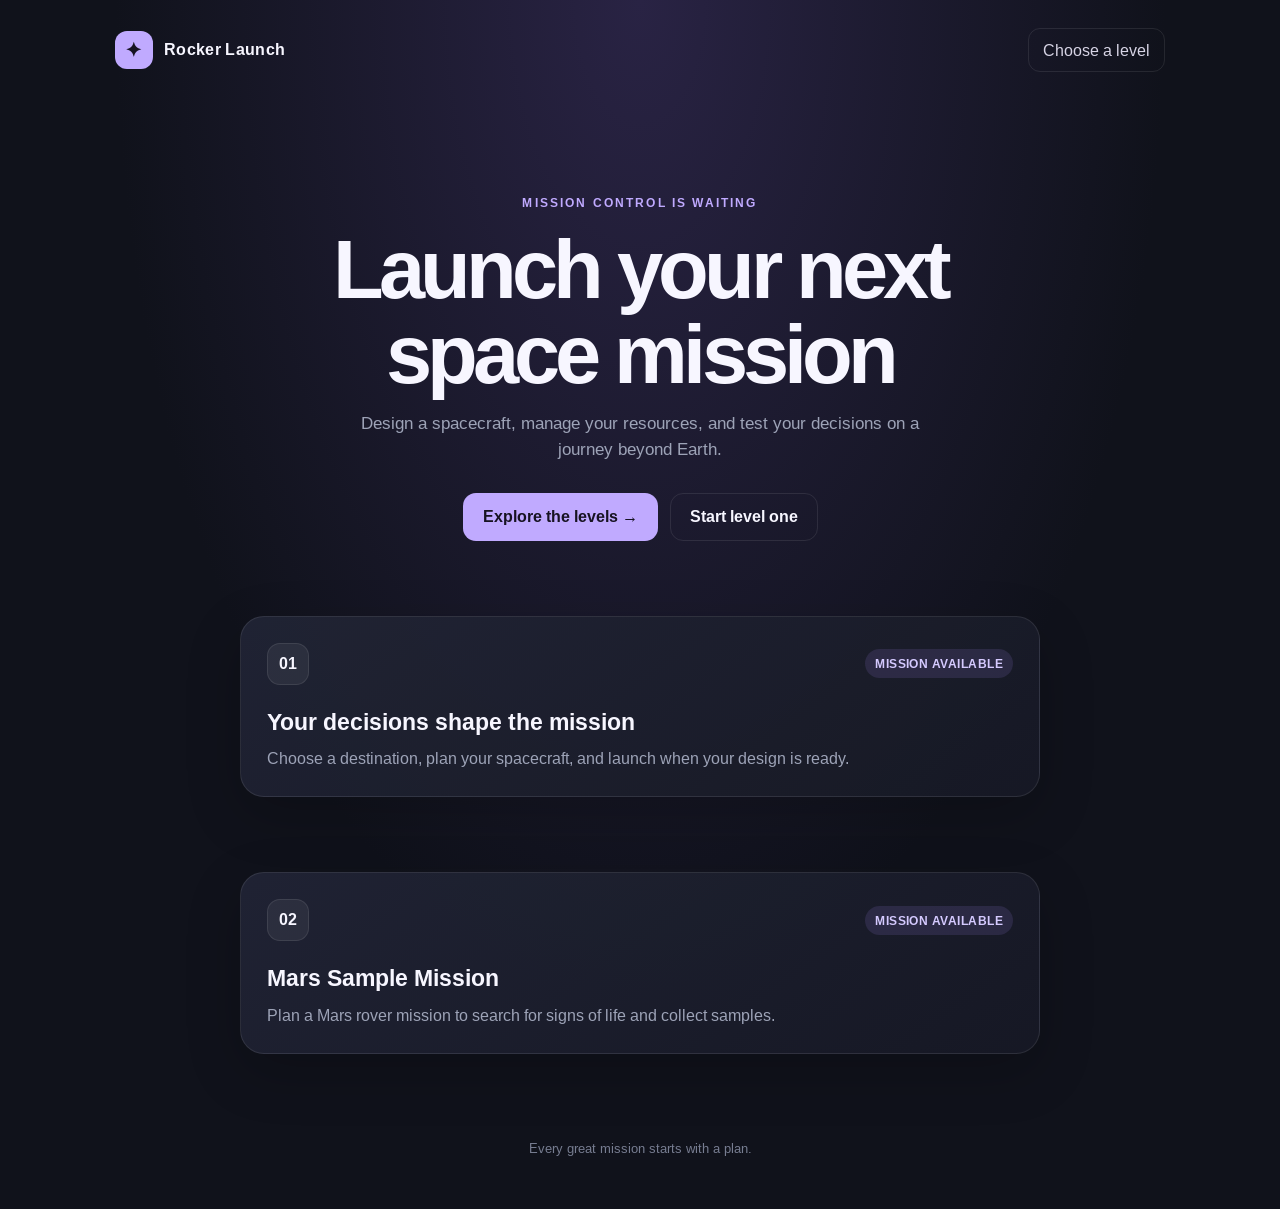
<file: index.html>
<!DOCTYPE html>
<html lang="en">
<head>
    <meta charset="UTF-8">
    <meta name="viewport" content="width=device-width, initial-scale=1">
    <meta name="theme-color" content="#10121b">
    <title>Rocker Launch | Space Mission Game</title>
    <link rel="preconnect" href="https://fonts.googleapis.com">
    <link rel="preconnect" href="https://fonts.gstatic.com" crossorigin>
    <link href="https://fonts.googleapis.com/css2?family=Arimo:wght@400;600;700&display=swap" rel="stylesheet">
    <style>
        :root {
            color-scheme: dark;
            --bg: #10121b;
            --muted: #9da3b7;
            --accent: #c0aaff;
            --line: rgba(255,255,255,.09);
        }
        * { box-sizing: border-box; }
        body {
            margin: 0;
            min-height: 100vh;
            color: #f7f6ff;
            background: radial-gradient(ellipse at 50% 0%, #292344 0, var(--bg) 58%);
            font: 16px/1.5 "Arimo", sans-serif;
        }
        .page { width: min(100% - 40px, 1050px); margin: 0 auto; padding: 28px 0 50px; }
        header { display: flex; justify-content: space-between; align-items: center; gap: 20px; }
        .brand { display: flex; align-items: center; gap: 11px; font-weight: 700; letter-spacing: .02em; }
        .brand-mark { display: grid; place-items: center; width: 38px; height: 38px; border-radius: 12px; color: #171322; background: var(--accent); font-size: 20px; }
        .header-link { color: #d7d4e5; text-decoration: none; padding: 9px 14px; border: 1px solid var(--line); border-radius: 12px; }
        .header-link:hover { background: rgba(255,255,255,.07); }
        main { padding: clamp(70px, 13vh, 130px) 0 40px; }
        .hero { max-width: 760px; margin: 0 auto; text-align: center; }
        .eyebrow { color: var(--accent); text-transform: uppercase; letter-spacing: .18em; font-size: .75rem; font-weight: 700; }
        h1 { margin: 14px 0; font-size: clamp(2.7rem, 8vw, 5.2rem); line-height: 1.02; letter-spacing: -.06em; }
        .hero p { max-width: 610px; margin: 0 auto; color: var(--muted); font-size: 1.08rem; }
        .actions { display: flex; justify-content: center; flex-wrap: wrap; gap: 12px; margin-top: 30px; }
        .button { display: inline-flex; align-items: center; justify-content: center; min-height: 48px; padding: 0 19px; border: 1px solid var(--line); border-radius: 13px; color: #f7f6ff; font-weight: 700; text-decoration: none; transition: transform .18s, filter .18s, background .18s; }
        .button:hover { transform: translateY(-2px); }
        .button-primary { border-color: transparent; color: #171322; background: var(--accent); }
        .button-primary:hover { filter: brightness(1.08); }
        .button-secondary:hover { background: rgba(255,255,255,.07); }
        .mission-card { max-width: 800px; margin: 75px auto 0; padding: 26px; border: 1px solid var(--line); border-radius: 24px; background: linear-gradient(145deg, rgba(33,36,53,.95), rgba(23,25,37,.95)); box-shadow: 0 18px 55px rgba(0,0,0,.2); }
        .card-top { display: flex; justify-content: space-between; align-items: center; gap: 12px; }
        .number { display: grid; place-items: center; width: 42px; height: 42px; border: 1px solid var(--line); border-radius: 13px; background: rgba(255,255,255,.06); font-weight: 700; }
        .status { padding: 6px 10px; border-radius: 99px; color: #d5caff; background: rgba(167,139,250,.13); font-size: .72rem; font-weight: 700; letter-spacing: .04em; text-transform: uppercase; }
        .mission-card h2 { margin: 20px 0 7px; font-size: 1.45rem; }
        .mission-card p { margin: 0; color: var(--muted); }
        footer { margin-top: 45px; text-align: center; color: #777d91; font-size: .83rem; }
        @media (max-width: 600px) {
            .page { width: min(100% - 28px, 480px); padding-top: 18px; }
            main { padding-top: 75px; }
            .mission-card { margin-top: 55px; padding: 22px; }
        }
        @media (prefers-reduced-motion: reduce) {
            *, *::before, *::after { scroll-behavior: auto !important; transition-duration: .01ms !important; }
        }
    </style>
</head>
<body>
    <div class="page">
        <header>
            <div class="brand">
                <span class="brand-mark" aria-hidden="true">✦</span>
                <span>Rocker Launch</span>
            </div>
            <a class="header-link" href="pages/the_levels.html">Choose a level</a>
        </header>

        <main>
            <section class="hero">
                <span class="eyebrow">Mission control is waiting</span>
                <h1>Launch your next space mission</h1>
                <p>Design a spacecraft, manage your resources, and test your decisions on a journey beyond Earth.</p>
                <div class="actions">
                    <a class="button button-primary" href="pages/the_levels.html">Explore the levels <span aria-hidden="true">&nbsp;→</span></a>
                    <a class="button button-secondary" href="pages/level_one.html">Start level one</a>
                </div>
            </section>

            <section class="mission-card" aria-labelledby="mission-title">
                <div class="card-top">
                    <span class="number">01</span>
                    <span class="status">Mission available</span>
                </div>
                <h2 id="mission-title">Your decisions shape the mission</h2>
                <p>Choose a destination, plan your spacecraft, and launch when your design is ready.</p>
            </section>
            <section class="mission-card" aria-labelledby="level-two-title">
    <div class="card-top">
        <span class="number">02</span>
        <span class="status">Mission available</span>
    </div>
    <h2 id="level-two-title">Mars Sample Mission</h2>
    <p>Plan a Mars rover mission to search for signs of life and collect samples.</p>
</section>
        </main>

        <footer>Every great mission starts with a plan.</footer>
    </div>
</body>
</html>
</file>
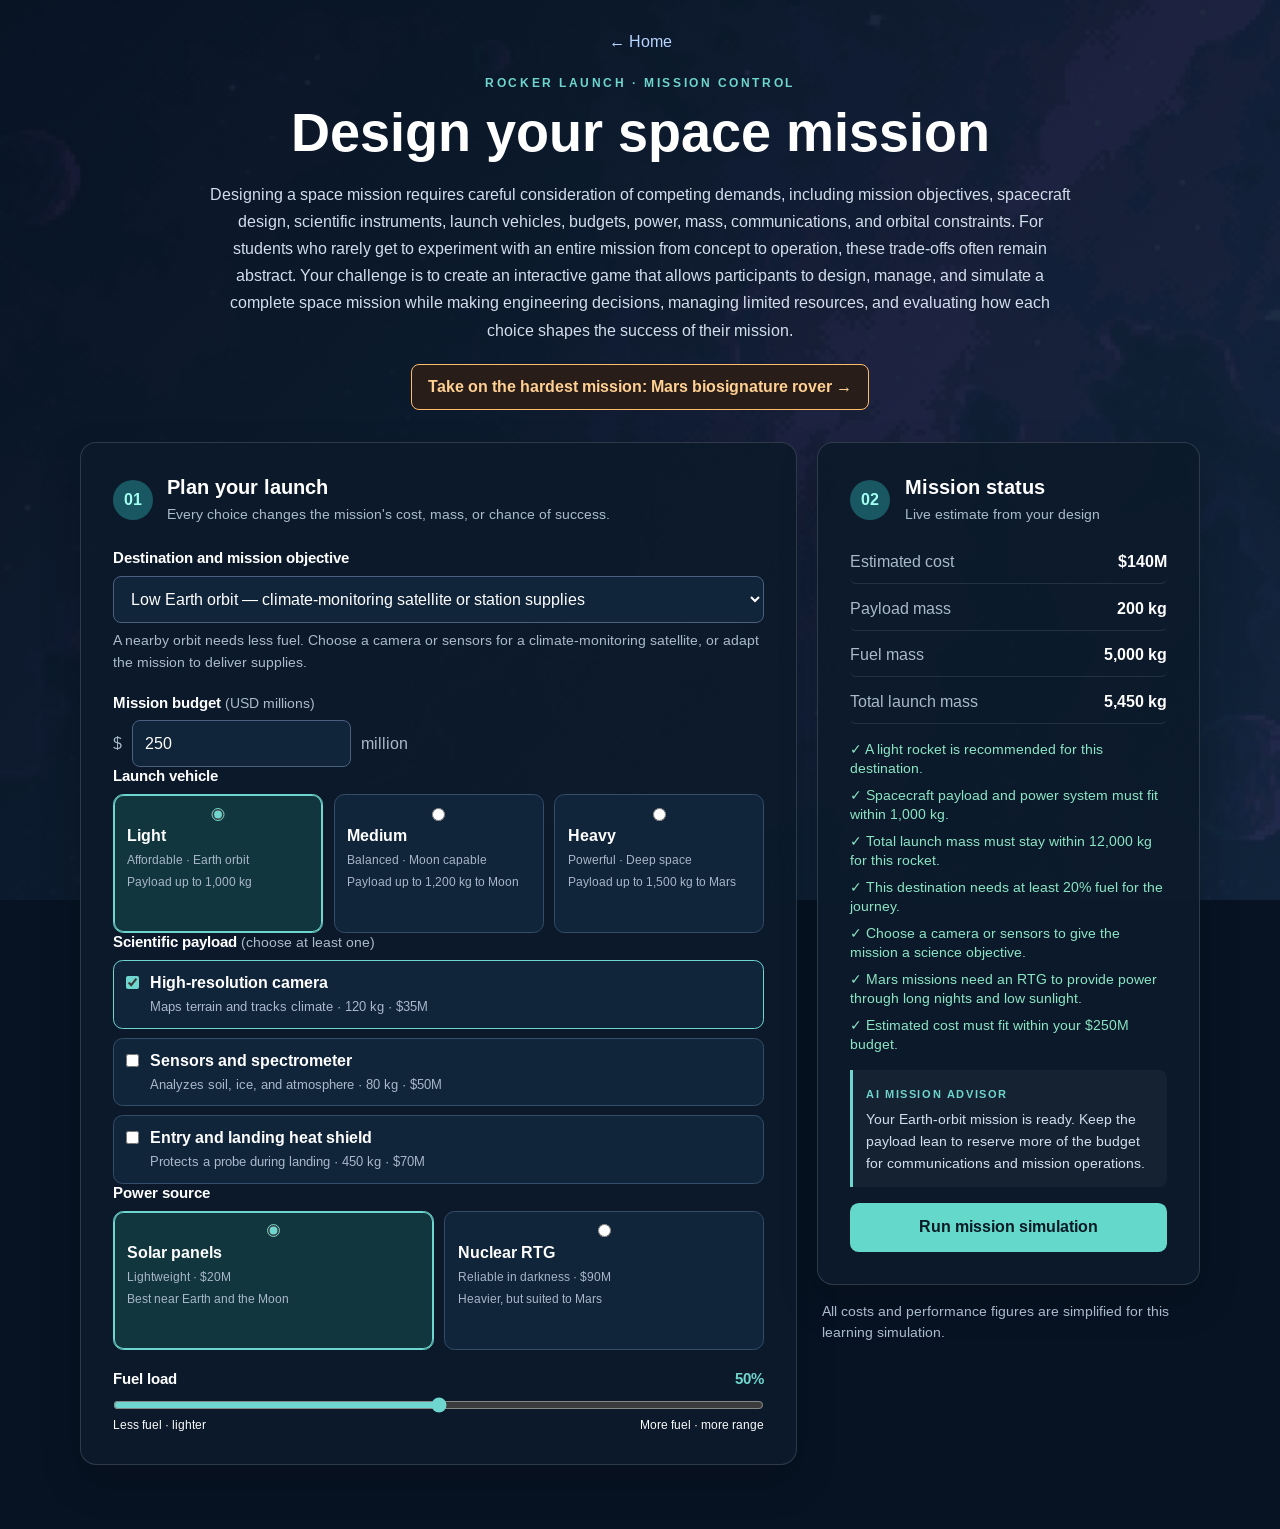
<file: pages/level_one.html>
<!DOCTYPE html>
<html lang="en">
<head>
    <meta charset="utf-8">
    <meta name="viewport" content="width=device-width, initial-scale=1">
    <title>Rocker Launch | Mission Control</title>
    <link rel="preconnect" href="https://fonts.googleapis.com">
    <link rel="preconnect" href="https://fonts.gstatic.com" crossorigin>
    <link href="https://fonts.googleapis.com/css2?family=Arimo:wght@400;600;700&display=swap" rel="stylesheet">
    <link rel="stylesheet" href="../main.css">
</head>
<body class="mission_page">
    <main class="mission_shell">
        <header class="mission_header">
            <a class="back_link" href="../index.html">← Home</a>
            <p class="eyebrow">ROCKER LAUNCH · MISSION CONTROL</p>
            <h1>Design your space mission</h1>
            <p class="mission_brief">Designing a space mission requires careful consideration of competing demands, including mission objectives, spacecraft design, scientific instruments, launch vehicles, budgets, power, mass, communications, and orbital constraints. For students who rarely get to experiment with an entire mission from concept to operation, these trade-offs often remain abstract. Your challenge is to create an interactive game that allows participants to design, manage, and simulate a complete space mission while making engineering decisions, managing limited resources, and evaluating how each choice shapes the success of their mission.</p>
            <a class="hard_mode_link" href="the_levels2.html">Take on the hardest mission: Mars biosignature rover →</a>
        </header>

        <form id="missionForm" class="mission_grid">
            <section class="design_panel" aria-labelledby="planTitle">
                <div class="section_heading">
                    <span class="step_number">01</span>
                    <div>
                        <h2 id="planTitle">Plan your launch</h2>
                        <p>Every choice changes the mission's cost, mass, or chance of success.</p>
                    </div>
                </div>

                <label class="field_label" for="destination">Destination and mission objective</label>
                <select id="destination" name="destination">
                    <option value="leo">Low Earth orbit — climate-monitoring satellite or station supplies</option>
                    <option value="moon">The Moon — land a probe near the south pole to search for water ice</option>
                    <option value="mars">Mars — send a rover to study the atmosphere and signs of ancient life</option>
                </select>
                <p id="destinationBrief" class="field_hint" aria-live="polite"></p>

                <label class="field_label" for="budget">Mission budget <span>(USD millions)</span></label>
                <div class="budget_input">
                    <span>$</span>
                    <input id="budget" name="budget" type="number" min="100" max="1000" step="10" value="250" inputmode="numeric">
                    <span>million</span>
                </div>

                <fieldset>
                    <legend>Launch vehicle</legend>
                    <div class="choice_cards">
                        <label class="choice_card">
                            <input type="radio" name="rocket" value="light" checked>
                            <span class="choice_name">Light</span>
                            <span class="choice_detail">Affordable · Earth orbit</span>
                            <span class="choice_detail">Payload up to 1,000 kg</span>
                        </label>
                        <label class="choice_card">
                            <input type="radio" name="rocket" value="medium">
                            <span class="choice_name">Medium</span>
                            <span class="choice_detail">Balanced · Moon capable</span>
                            <span class="choice_detail">Payload up to 1,200 kg to Moon</span>
                        </label>
                        <label class="choice_card">
                            <input type="radio" name="rocket" value="heavy">
                            <span class="choice_name">Heavy</span>
                            <span class="choice_detail">Powerful · Deep space</span>
                            <span class="choice_detail">Payload up to 1,500 kg to Mars</span>
                        </label>
                    </div>
                </fieldset>

                <fieldset>
                    <legend>Scientific payload <span>(choose at least one)</span></legend>
                    <div class="option_list">
                        <label class="option_row">
                            <input type="checkbox" name="payload" value="camera" checked>
                            <span><strong>High-resolution camera</strong><small>Maps terrain and tracks climate · 120 kg · $35M</small></span>
                        </label>
                        <label class="option_row">
                            <input type="checkbox" name="payload" value="spectrometer">
                            <span><strong>Sensors and spectrometer</strong><small>Analyzes soil, ice, and atmosphere · 80 kg · $50M</small></span>
                        </label>
                        <label class="option_row">
                            <input type="checkbox" name="payload" value="heatshield">
                            <span><strong>Entry and landing heat shield</strong><small>Protects a probe during landing · 450 kg · $70M</small></span>
                        </label>
                    </div>
                </fieldset>

                <fieldset>
                    <legend>Power source</legend>
                    <div class="choice_cards power_cards">
                        <label class="choice_card">
                            <input type="radio" name="power" value="solar" checked>
                            <span class="choice_name">Solar panels</span>
                            <span class="choice_detail">Lightweight · $20M</span>
                            <span class="choice_detail">Best near Earth and the Moon</span>
                        </label>
                        <label class="choice_card">
                            <input type="radio" name="power" value="rtg">
                            <span class="choice_name">Nuclear RTG</span>
                            <span class="choice_detail">Reliable in darkness · $90M</span>
                            <span class="choice_detail">Heavier, but suited to Mars</span>
                        </label>
                    </div>
                </fieldset>

                <label class="field_label fuel_label" for="fuel">Fuel load <output id="fuelValue" for="fuel">50%</output></label>
                <input id="fuel" name="fuel" type="range" min="0" max="100" value="50">
                <div class="range_ends"><span>Less fuel · lighter</span><span>More fuel · more range</span></div>
            </section>

            <aside class="mission_sidebar">
                <section class="status_panel" aria-labelledby="statusTitle">
                    <div class="section_heading">
                        <span class="step_number">02</span>
                        <div>
                            <h2 id="statusTitle">Mission status</h2>
                            <p>Live estimate from your design</p>
                        </div>
                    </div>
                    <div class="metrics">
                        <div class="metric"><span>Estimated cost</span><strong id="costMetric">$0M</strong></div>
                        <div class="metric"><span>Payload mass</span><strong id="payloadMetric">0 kg</strong></div>
                        <div class="metric"><span>Fuel mass</span><strong id="fuelMetric">0 kg</strong></div>
                        <div class="metric"><span>Total launch mass</span><strong id="massMetric">0 kg</strong></div>
                    </div>
                    <div id="missionChecks" class="mission_checks" aria-live="polite"></div>
                    <div class="ai_suggestion" aria-live="polite">
                        <span class="ai_tag">AI MISSION ADVISOR</span>
                        <p id="aiSuggestion">Set your mission parameters to receive a design recommendation.</p>
                    </div>
                    <button class="launch_button" type="submit">Run mission simulation</button>
                </section>

                <section id="simulationResult" class="result_panel" aria-live="polite" hidden>
                    <p class="eyebrow">FLIGHT REPORT</p>
                    <h2 id="resultTitle"></h2>
                    <p id="resultMessage"></p>
                    <div class="score_line"><span>Mission score</span><strong id="scoreValue"></strong></div>
                    <button id="redesignButton" class="secondary_button" type="button">Adjust mission design</button>
                </section>
                <p class="fine_print">All costs and performance figures are simplified for this learning simulation.</p>
            </aside>
        </form>
    </main>
    <script src="../main.js"></script>
</body>
</html>
</file>
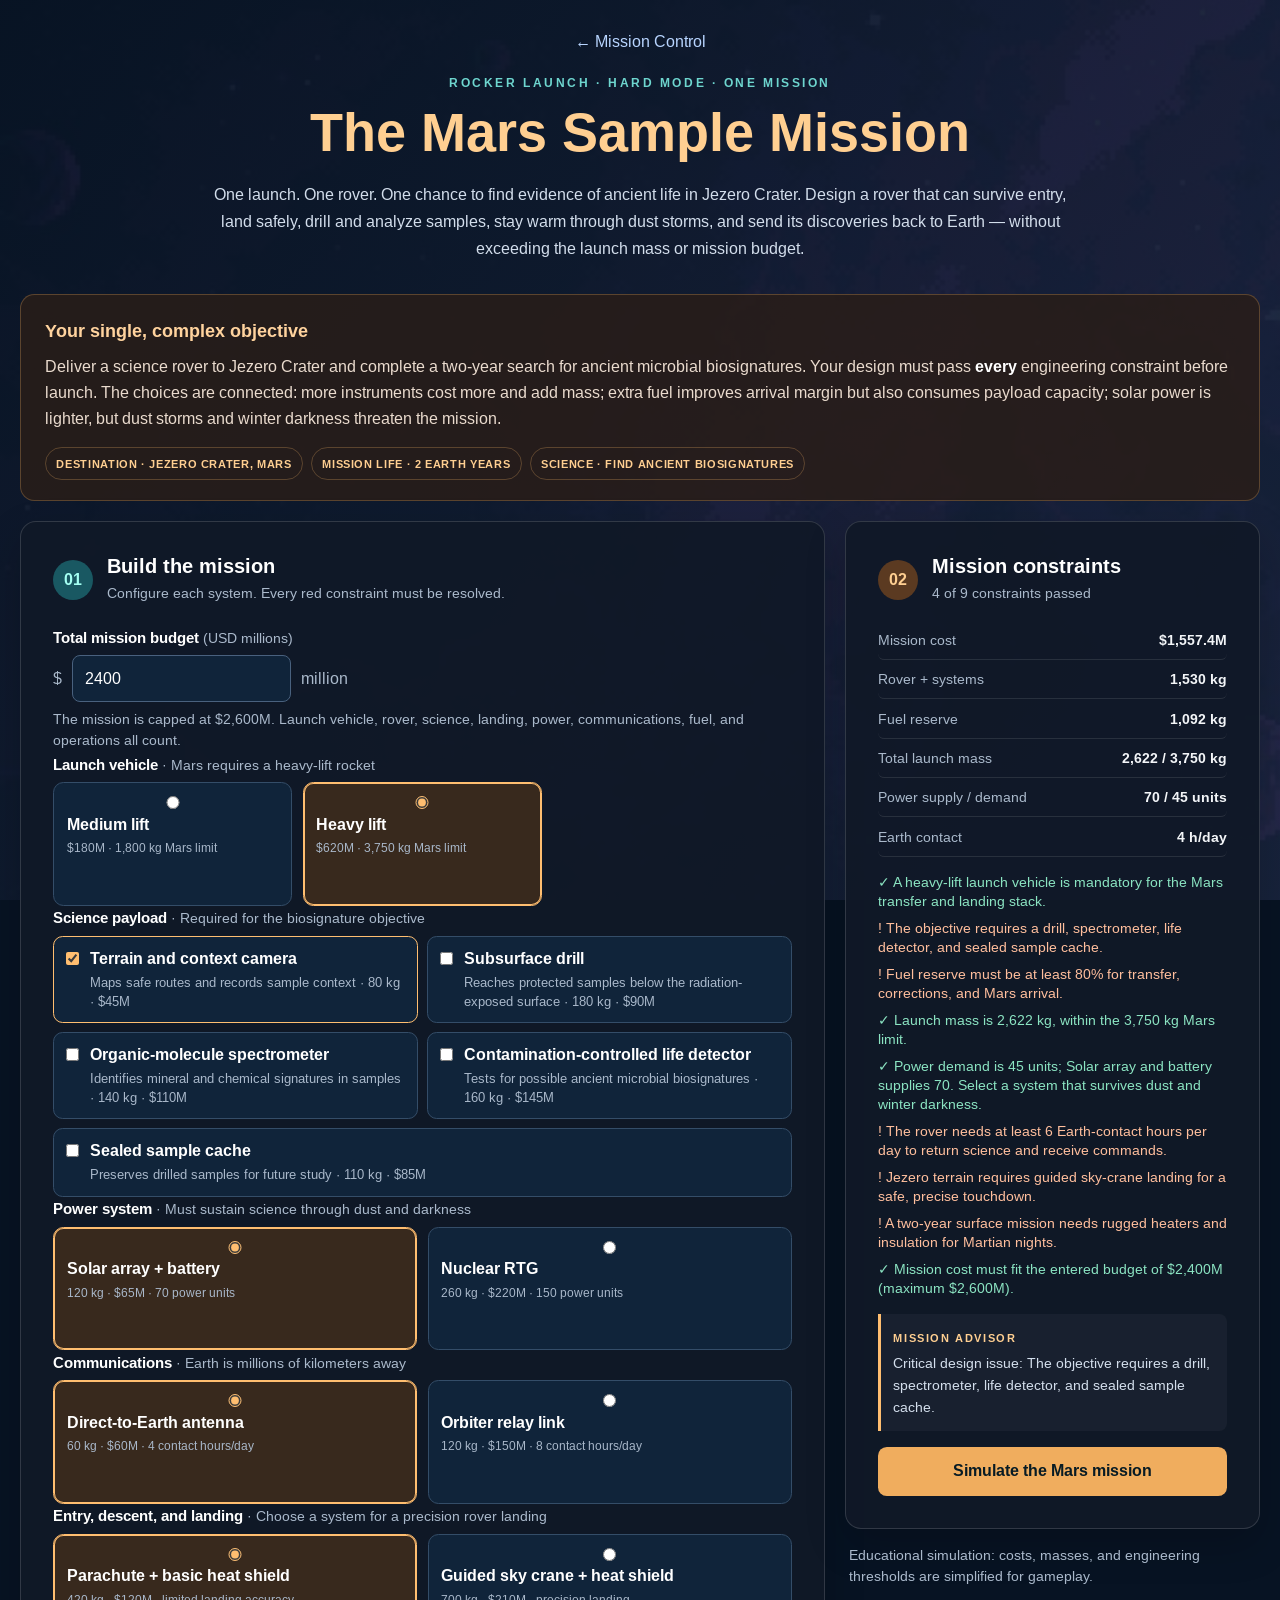
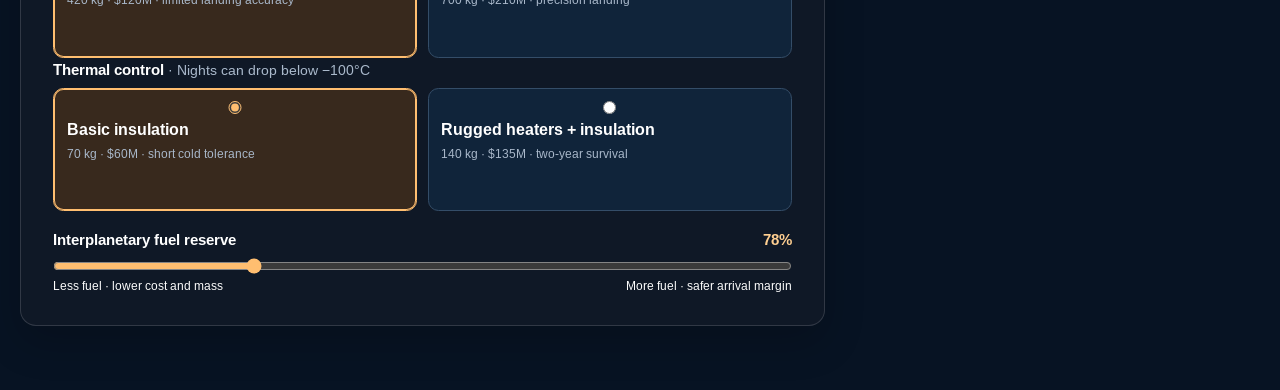
<file: pages/level_tow.html>
<!DOCTYPE html>
<html lang="en">
<head>
    <meta charset="utf-8">
    <meta name="viewport" content="width=device-width, initial-scale=1">
    <title>Rocker Launch | The Mars Sample Mission</title>
    <link rel="preconnect" href="https://fonts.googleapis.com">
    <link rel="preconnect" href="https://fonts.gstatic.com" crossorigin>
    <link href="https://fonts.googleapis.com/css2?family=Arimo:wght@400;600;700&display=swap" rel="stylesheet">
    <link rel="stylesheet" href="../main.css">
    <link rel="stylesheet" href="../hard-level.css">
</head>
<body class="mission_page hard_mission_page">
    <main class="mission_shell hard_shell">
        <header class="mission_header hard_header">
            <a class="back_link" href="the_levels2.html">← Mission Control</a>
            <p class="eyebrow">ROCKER LAUNCH · HARD MODE · ONE MISSION</p>
            <h1>The Mars Sample Mission</h1>
            <p class="mission_brief">One launch. One rover. One chance to find evidence of ancient life in Jezero Crater. Design a rover that can survive entry, land safely, drill and analyze samples, stay warm through dust storms, and send its discoveries back to Earth — without exceeding the launch mass or mission budget.</p>
        </header>

        <section class="mission_brief hard_brief" aria-labelledby="missionBriefTitle">
            <h2 id="missionBriefTitle">Your single, complex objective</h2>
            <p>Deliver a science rover to Jezero Crater and complete a two-year search for ancient microbial biosignatures. Your design must pass <strong>every</strong> engineering constraint before launch. The choices are connected: more instruments cost more and add mass; extra fuel improves arrival margin but also consumes payload capacity; solar power is lighter, but dust storms and winter darkness threaten the mission.</p>
            <div class="objective_chips">
                <span>DESTINATION · JEZERO CRATER, MARS</span>
                <span>MISSION LIFE · 2 EARTH YEARS</span>
                <span>SCIENCE · FIND ANCIENT BIOSIGNATURES</span>
            </div>
        </section>

        <form id="hardMissionForm" class="mission_grid hard_grid">
            <section class="design_panel hard_design" aria-labelledby="designTitle">
                <div class="section_heading">
                    <span class="step_number">01</span>
                    <div><h2 id="designTitle">Build the mission</h2><p>Configure each system. Every red constraint must be resolved.</p></div>
                </div>

                <label class="field_label" for="hardBudget">Total mission budget <span>(USD millions)</span></label>
                <div class="budget_input"><span>$</span><input id="hardBudget" name="budget" type="number" min="1800" max="2600" step="10" value="2400" inputmode="numeric"><span>million</span></div>
                <p class="field_hint">The mission is capped at $2,600M. Launch vehicle, rover, science, landing, power, communications, fuel, and operations all count.</p>

                <fieldset>
                    <legend>Launch vehicle <span>· Mars requires a heavy-lift rocket</span></legend>
                    <div class="choice_cards">
                        <label class="choice_card"><input type="radio" name="rocket" value="medium"><span class="choice_name">Medium lift</span><span class="choice_detail">$180M · 1,800 kg Mars limit</span></label>
                        <label class="choice_card"><input type="radio" name="rocket" value="heavy" checked><span class="choice_name">Heavy lift</span><span class="choice_detail">$620M · 3,750 kg Mars limit</span></label>
                    </div>
                </fieldset>

                <fieldset>
                    <legend>Science payload <span>· Required for the biosignature objective</span></legend>
                    <div class="option_list">
                        <label class="option_row"><input type="checkbox" name="payload" value="camera" checked><span><strong>Terrain and context camera</strong><small>Maps safe routes and records sample context · 80 kg · $45M</small></span></label>
                        <label class="option_row"><input type="checkbox" name="payload" value="drill"><span><strong>Subsurface drill</strong><small>Reaches protected samples below the radiation-exposed surface · 180 kg · $90M</small></span></label>
                        <label class="option_row"><input type="checkbox" name="payload" value="spectrometer"><span><strong>Organic-molecule spectrometer</strong><small>Identifies mineral and chemical signatures in samples · 140 kg · $110M</small></span></label>
                        <label class="option_row"><input type="checkbox" name="payload" value="biosignature"><span><strong>Contamination-controlled life detector</strong><small>Tests for possible ancient microbial biosignatures · 160 kg · $145M</small></span></label>
                        <label class="option_row"><input type="checkbox" name="payload" value="cache"><span><strong>Sealed sample cache</strong><small>Preserves drilled samples for future study · 110 kg · $85M</small></span></label>
                    </div>
                </fieldset>

                <fieldset>
                    <legend>Power system <span>· Must sustain science through dust and darkness</span></legend>
                    <div class="choice_cards power_cards">
                        <label class="choice_card"><input type="radio" name="power" value="solar" checked><span class="choice_name">Solar array + battery</span><span class="choice_detail">120 kg · $65M · 70 power units</span></label>
                        <label class="choice_card"><input type="radio" name="power" value="rtg"><span class="choice_name">Nuclear RTG</span><span class="choice_detail">260 kg · $220M · 150 power units</span></label>
                    </div>
                </fieldset>

                <fieldset>
                    <legend>Communications <span>· Earth is millions of kilometers away</span></legend>
                    <div class="choice_cards power_cards">
                        <label class="choice_card"><input type="radio" name="communications" value="direct" checked><span class="choice_name">Direct-to-Earth antenna</span><span class="choice_detail">60 kg · $60M · 4 contact hours/day</span></label>
                        <label class="choice_card"><input type="radio" name="communications" value="relay"><span class="choice_name">Orbiter relay link</span><span class="choice_detail">120 kg · $150M · 8 contact hours/day</span></label>
                    </div>
                </fieldset>

                <fieldset>
                    <legend>Entry, descent, and landing <span>· Choose a system for a precision rover landing</span></legend>
                    <div class="choice_cards power_cards">
                        <label class="choice_card"><input type="radio" name="landing" value="basic" checked><span class="choice_name">Parachute + basic heat shield</span><span class="choice_detail">420 kg · $120M · limited landing accuracy</span></label>
                        <label class="choice_card"><input type="radio" name="landing" value="skycrane"><span class="choice_name">Guided sky crane + heat shield</span><span class="choice_detail">700 kg · $210M · precision landing</span></label>
                    </div>
                </fieldset>

                <fieldset>
                    <legend>Thermal control <span>· Nights can drop below −100°C</span></legend>
                    <div class="choice_cards power_cards">
                        <label class="choice_card"><input type="radio" name="thermal" value="basic" checked><span class="choice_name">Basic insulation</span><span class="choice_detail">70 kg · $60M · short cold tolerance</span></label>
                        <label class="choice_card"><input type="radio" name="thermal" value="rugged"><span class="choice_name">Rugged heaters + insulation</span><span class="choice_detail">140 kg · $135M · two-year survival</span></label>
                    </div>
                </fieldset>

                <label class="field_label fuel_label" for="hardFuel">Interplanetary fuel reserve <output id="hardFuelValue" for="hardFuel">78%</output></label>
                <input id="hardFuel" name="fuel" type="range" min="70" max="100" value="78">
                <div class="range_ends"><span>Less fuel · lower cost and mass</span><span>More fuel · safer arrival margin</span></div>
            </section>

            <aside class="mission_sidebar hard_sidebar">
                <section class="status_panel" aria-labelledby="hardStatusTitle">
                    <div class="section_heading"><span class="step_number">02</span><div><h2 id="hardStatusTitle">Mission constraints</h2><p id="hardStatusSummary">Resolve every constraint to launch.</p></div></div>
                    <div class="hard_metrics">
                        <div class="metric"><span>Mission cost</span><strong id="hardCost">$0M</strong></div>
                        <div class="metric"><span>Rover + systems</span><strong id="hardPayloadMass">0 kg</strong></div>
                        <div class="metric"><span>Fuel reserve</span><strong id="hardFuelMass">0 kg</strong></div>
                        <div class="metric"><span>Total launch mass</span><strong id="hardTotalMass">0 kg</strong></div>
                        <div class="metric"><span>Power supply / demand</span><strong id="hardPower">0 / 0 units</strong></div>
                        <div class="metric"><span>Earth contact</span><strong id="hardContact">0 h/day</strong></div>
                    </div>
                    <div id="hardChecks" class="mission_checks" aria-live="polite"></div>
                    <div class="ai_suggestion hard_advisor" aria-live="polite"><span class="ai_tag">MISSION ADVISOR</span><p id="hardAdvice">Checking the mission design…</p></div>
                    <button class="launch_button hard_launch" type="submit">Simulate the Mars mission</button>
                </section>
                <section id="hardResult" class="result_panel hard_result" aria-live="polite" hidden>
                    <p class="eyebrow">MISSION SIMULATION</p><h2 id="hardResultTitle"></h2><p id="hardResultMessage"></p>
                    <div class="hard_timeline" id="hardTimeline"></div>
                    <div class="score_line"><span>Mission readiness</span><strong id="hardScore">0%</strong></div>
                    <button id="hardRedesign" class="secondary_button" type="button">Revise mission design</button>
                </section>
                <p class="fine_print">Educational simulation: costs, masses, and engineering thresholds are simplified for gameplay.</p>
            </aside>
        </form>
    </main>
    <script src="../hard-level.js"></script>
</body>
</html>
</file>
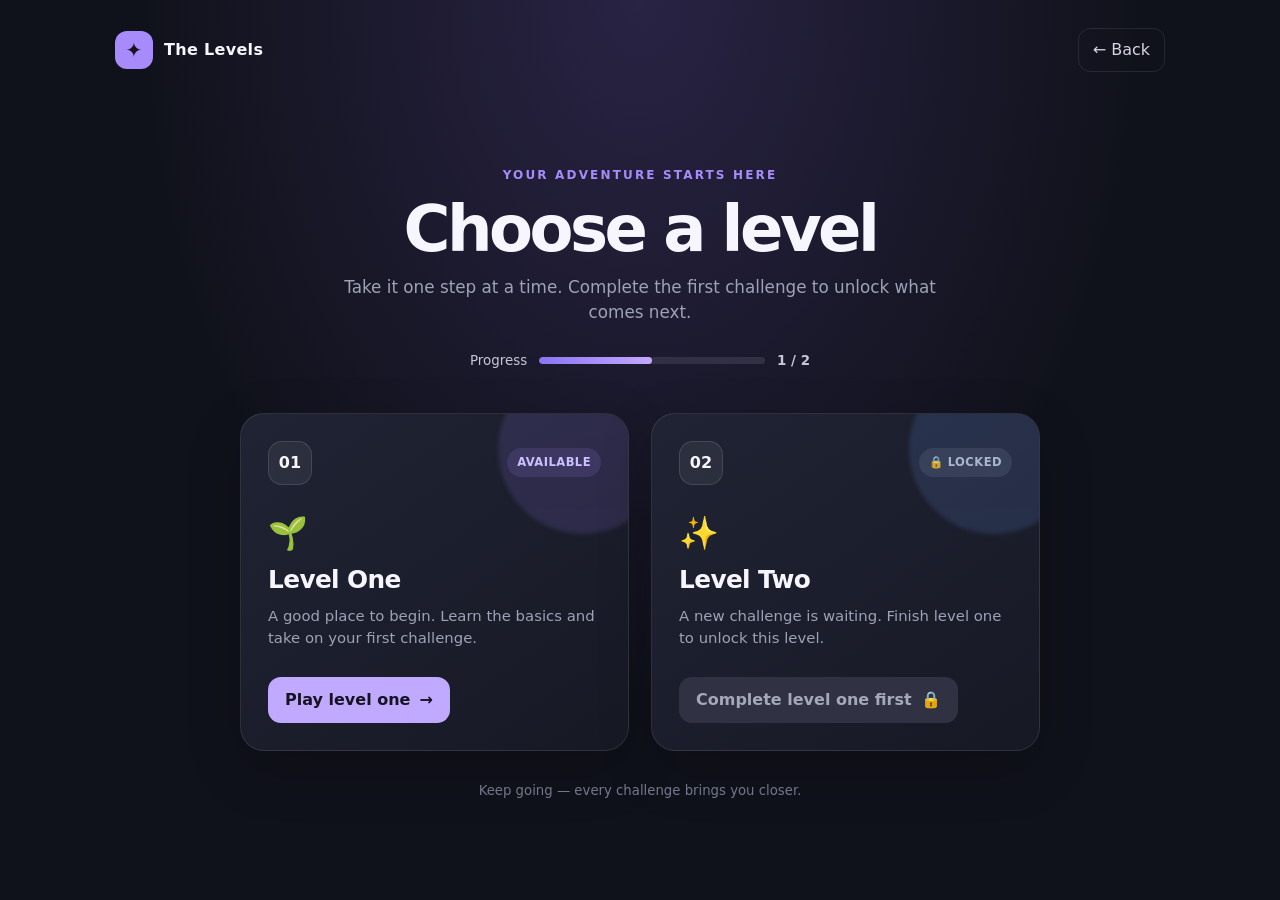
<file: pages/the_levels.html>
<!DOCTYPE html>
<html lang="en">
<head>
	<meta charset="UTF-8">
	<meta name="viewport" content="width=device-width, initial-scale=1.0">
	<meta name="theme-color" content="#10121b">
	<title>Choose a Level</title>
	<style>
		:root {
			color-scheme: dark;
			--bg: #10121b;
			--panel: #191c29;
			--muted: #9da3b7;
			--accent: #a78bfa;
			--line: rgba(255,255,255,.09);
		}
		* { box-sizing: border-box; }
		body {
			margin: 0;
			min-height: 100vh;
			color: #f7f6ff;
			background: radial-gradient(ellipse at 50% 0%, #292344 0, var(--bg) 55%);
			font: 16px/1.5 system-ui, -apple-system, BlinkMacSystemFont, "Segoe UI", sans-serif;
		}
		.page { width: min(100% - 40px, 1050px); margin: 0 auto; padding: 28px 0 64px; }
		header { display: flex; justify-content: space-between; align-items: center; gap: 20px; }
		.brand { display: flex; align-items: center; gap: 11px; font-weight: 750; letter-spacing: .02em; }
		.brand-mark { display: grid; place-items: center; width: 38px; height: 38px; border-radius: 12px; color: #171322; background: var(--accent); font-size: 20px; }
		.back { color: #d7d4e5; text-decoration: none; padding: 9px 14px; border: 1px solid var(--line); border-radius: 12px; transition: background .2s; }
		.back:hover { background: rgba(255,255,255,.07); }
		main { padding-top: clamp(58px, 10vh, 105px); }
		.intro { max-width: 650px; margin: 0 auto 42px; text-align: center; }
		.eyebrow { color: var(--accent); text-transform: uppercase; letter-spacing: .18em; font-size: .75rem; font-weight: 800; }
		h1 { margin: 10px 0 12px; font-size: clamp(2.4rem, 6vw, 4rem); line-height: 1.05; letter-spacing: -.055em; }
		.intro p { margin: 0; color: var(--muted); font-size: 1.05rem; }
		.progress { display: flex; align-items: center; gap: 12px; width: min(100%, 340px); margin: 25px auto 0; color: #c9c5d8; font-size: .84rem; }
		.progress-track { height: 7px; flex: 1; overflow: hidden; border-radius: 99px; background: #303243; }
		.progress-fill { width: 50%; height: 100%; border-radius: inherit; background: linear-gradient(90deg, #8b75f5, #c4a8ff); }
		.levels { display: grid; grid-template-columns: repeat(2, minmax(0, 1fr)); gap: 22px; max-width: 800px; margin: 0 auto; }
		.card { position: relative; overflow: hidden; min-height: 310px; padding: 27px; border: 1px solid var(--line); border-radius: 24px; background: linear-gradient(145deg, rgba(33,36,53,.98), rgba(23,25,37,.98)); box-shadow: 0 18px 55px rgba(0,0,0,.2); }
		.card::after { position: absolute; top: -50px; right: -40px; width: 170px; height: 170px; border-radius: 50%; background: var(--glow); content: ""; filter: blur(2px); opacity: .14; pointer-events: none; }
		.card-one { --glow: #9b83ff; }
		.card-two { --glow: #73a4ff; }
		.card-top { display: flex; justify-content: space-between; align-items: center; }
		.number { display: grid; place-items: center; width: 44px; height: 44px; border: 1px solid rgba(255,255,255,.12); border-radius: 14px; background: rgba(255,255,255,.06); font-weight: 800; }
		.status { padding: 6px 10px; border-radius: 99px; color: #d5caff; background: rgba(167,139,250,.13); font-size: .72rem; font-weight: 750; letter-spacing: .04em; text-transform: uppercase; }
		.locked .status { color: #b6b9c8; background: rgba(255,255,255,.08); }
		.icon { display: block; margin-top: 24px; font-size: 2rem; }
		h2 { margin: 4px 0 7px; font-size: 1.55rem; letter-spacing: -.025em; }
		.description { min-height: 48px; margin: 0; color: var(--muted); font-size: .93rem; }
		.card-action { display: inline-flex; align-items: center; justify-content: center; gap: 9px; min-height: 46px; margin-top: 24px; padding: 0 17px; border: 0; border-radius: 13px; color: #171322; background: #c0aaff; font: inherit; font-weight: 800; text-decoration: none; transition: transform .18s, filter .18s; }
		.card-action:hover { transform: translateY(-2px); filter: brightness(1.08); }
		.locked .card-action { color: #a5a8b8; background: #303243; cursor: not-allowed; }
		footer { margin-top: 30px; text-align: center; color: #777d91; font-size: .83rem; }
		@media (max-width: 620px) {
			.page { width: min(100% - 28px, 480px); padding-top: 18px; }
			main { padding-top: 58px; }
			.levels { grid-template-columns: 1fr; gap: 15px; }
			.card { min-height: 285px; padding: 23px; }
			.intro { margin-bottom: 30px; }
		}
		@media (prefers-reduced-motion: reduce) { *, *::before, *::after { scroll-behavior: auto !important; transition-duration: .01ms !important; } }
	</style>
</head>
<body>
	<div class="page">
		<header>
			<div class="brand"><span class="brand-mark" aria-hidden="true">✦</span><span>The Levels</span></div>
			<a class="back" href="../index.html">← Back</a>
		</header>

		<main>
			<section class="intro" aria-labelledby="page-title">
				<span class="eyebrow">Your adventure starts here</span>
				<h1 id="page-title">Choose a level</h1>
				<p>Take it one step at a time. Complete the first challenge to unlock what comes next.</p>
				<div class="progress" aria-label="1 of 2 levels available">
					<span>Progress</span><div class="progress-track"><div class="progress-fill"></div></div><strong>1 / 2</strong>
				</div>
			</section>

			<section class="levels" aria-label="Available levels">
				<article class="card card-one">
					<div class="card-top"><span class="number">01</span><span class="status">Available</span></div>
					<span class="icon" aria-hidden="true">🌱</span>
					<h2>Level One</h2>
					<p class="description">A good place to begin. Learn the basics and take on your first challenge.</p>
					<a class="card-action" href="level_one.html">Play level one <span aria-hidden="true">→</span></a>
				</article>

				<article class="card card-two locked" aria-label="Level Two, locked">
					<div class="card-top"><span class="number">02</span><span class="status">🔒 Locked</span></div>
					<span class="icon" aria-hidden="true">✨</span>
					<h2>Level Two</h2>
					<p class="description">A new challenge is waiting. Finish level one to unlock this level.</p>
					<button class="card-action" type="button" disabled aria-describedby="unlock-hint">Complete level one first <span aria-hidden="true">🔒</span></button>
					<span id="unlock-hint" hidden>Level two is locked until level one is complete.</span>
				</article>
			</section>
			<footer>Keep going — every challenge brings you closer.</footer>
		</main>
	</div>
</body>
</html>
</file>
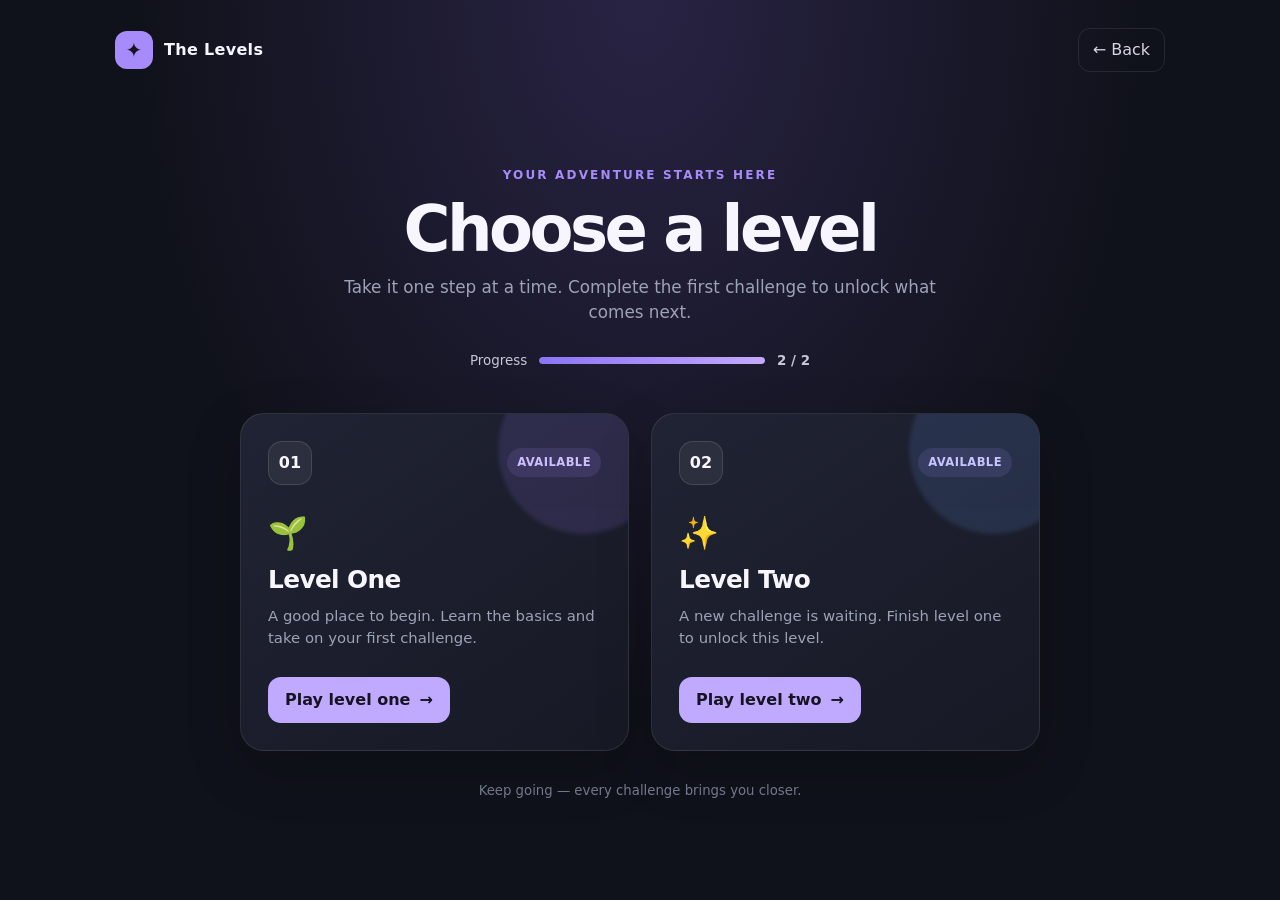
<file: pages/the_levels2.html>
<!DOCTYPE html>
<html lang="en">
<head>
	<meta charset="UTF-8">
	<meta name="viewport" content="width=device-width, initial-scale=1.0">
	<meta name="theme-color" content="#10121b">
	<title>Choose a Level</title>
	<style>
		:root {
			color-scheme: dark;
			--bg: #10121b;
			--panel: #191c29;
			--muted: #9da3b7;
			--accent: #a78bfa;
			--line: rgba(255,255,255,.09);
		}
		* { box-sizing: border-box; }
		body {
			margin: 0;
			min-height: 100vh;
			color: #f7f6ff;
			background: radial-gradient(ellipse at 50% 0%, #292344 0, var(--bg) 55%);
			font: 16px/1.5 system-ui, -apple-system, BlinkMacSystemFont, "Segoe UI", sans-serif;
		}
		.page { width: min(100% - 40px, 1050px); margin: 0 auto; padding: 28px 0 64px; }
		header { display: flex; justify-content: space-between; align-items: center; gap: 20px; }
		.brand { display: flex; align-items: center; gap: 11px; font-weight: 750; letter-spacing: .02em; }
		.brand-mark { display: grid; place-items: center; width: 38px; height: 38px; border-radius: 12px; color: #171322; background: var(--accent); font-size: 20px; }
		.back { color: #d7d4e5; text-decoration: none; padding: 9px 14px; border: 1px solid var(--line); border-radius: 12px; transition: background .2s; }
		.back:hover { background: rgba(255,255,255,.07); }
		main { padding-top: clamp(58px, 10vh, 105px); }
		.intro { max-width: 650px; margin: 0 auto 42px; text-align: center; }
		.eyebrow { color: var(--accent); text-transform: uppercase; letter-spacing: .18em; font-size: .75rem; font-weight: 800; }
		h1 { margin: 10px 0 12px; font-size: clamp(2.4rem, 6vw, 4rem); line-height: 1.05; letter-spacing: -.055em; }
		.intro p { margin: 0; color: var(--muted); font-size: 1.05rem; }
		.progress { display: flex; align-items: center; gap: 12px; width: min(100%, 340px); margin: 25px auto 0; color: #c9c5d8; font-size: .84rem; }
		.progress-track { height: 7px; flex: 1; overflow: hidden; border-radius: 99px; background: #303243; }
		.progress-fill { width: 100%; height: 100%; border-radius: inherit; background: linear-gradient(90deg, #8b75f5, #c4a8ff); }
		.levels { display: grid; grid-template-columns: repeat(2, minmax(0, 1fr)); gap: 22px; max-width: 800px; margin: 0 auto; }
		.card { position: relative; overflow: hidden; min-height: 310px; padding: 27px; border: 1px solid var(--line); border-radius: 24px; background: linear-gradient(145deg, rgba(33,36,53,.98), rgba(23,25,37,.98)); box-shadow: 0 18px 55px rgba(0,0,0,.2); }
		.card::after { position: absolute; top: -50px; right: -40px; width: 170px; height: 170px; border-radius: 50%; background: var(--glow); content: ""; filter: blur(2px); opacity: .14; pointer-events: none; }
		.card-one { --glow: #9b83ff; }
		.card-two { --glow: #73a4ff; }
		.card-top { display: flex; justify-content: space-between; align-items: center; }
		.number { display: grid; place-items: center; width: 44px; height: 44px; border: 1px solid rgba(255,255,255,.12); border-radius: 14px; background: rgba(255,255,255,.06); font-weight: 800; }
		.status { padding: 6px 10px; border-radius: 99px; color: #d5caff; background: rgba(167,139,250,.13); font-size: .72rem; font-weight: 750; letter-spacing: .04em; text-transform: uppercase; }
		.locked .status { color: #b6b9c8; background: rgba(255,255,255,.08); }
		.icon { display: block; margin-top: 24px; font-size: 2rem; }
		h2 { margin: 4px 0 7px; font-size: 1.55rem; letter-spacing: -.025em; }
		.description { min-height: 48px; margin: 0; color: var(--muted); font-size: .93rem; }
		.card-action { display: inline-flex; align-items: center; justify-content: center; gap: 9px; min-height: 46px; margin-top: 24px; padding: 0 17px; border: 0; border-radius: 13px; color: #171322; background: #c0aaff; font: inherit; font-weight: 800; text-decoration: none; transition: transform .18s, filter .18s; }
		.card-action:hover { transform: translateY(-2px); filter: brightness(1.08); }
		.locked .card-action { color: #a5a8b8; background: #303243; cursor: not-allowed; }
		footer { margin-top: 30px; text-align: center; color: #777d91; font-size: .83rem; }
		@media (max-width: 620px) {
			.page { width: min(100% - 28px, 480px); padding-top: 18px; }
			main { padding-top: 58px; }
			.levels { grid-template-columns: 1fr; gap: 15px; }
			.card { min-height: 285px; padding: 23px; }
			.intro { margin-bottom: 30px; }
		}
		@media (prefers-reduced-motion: reduce) { *, *::before, *::after { scroll-behavior: auto !important; transition-duration: .01ms !important; } }
	</style>
</head>
<body>
	<div class="page">
		<header>
			<div class="brand"><span class="brand-mark" aria-hidden="true">✦</span><span>The Levels</span></div>
			<a class="back" href="../index.html">← Back</a>
		</header>

		<main>
			<section class="intro" aria-labelledby="page-title">
				<span class="eyebrow">Your adventure starts here</span>
				<h1 id="page-title">Choose a level</h1>
				<p>Take it one step at a time. Complete the first challenge to unlock what comes next.</p>
				<div class="progress" aria-label="2 of 2 levels available">
					<span>Progress</span><div class="progress-track"><div class="progress-fill"></div></div><strong>2 / 2</strong>
				</div>
			</section>

			<section class="levels" aria-label="Available levels">
				<article class="card card-one">
					<div class="card-top"><span class="number">01</span><span class="status">Available</span></div>
					<span class="icon" aria-hidden="true">🌱</span>
					<h2>Level One</h2>
					<p class="description">A good place to begin. Learn the basics and take on your first challenge.</p>
					<a class="card-action" href="/pages/level_one.html">Play level one <span aria-hidden="true">→</span></a>
				</article>

				<article class="card card-two" aria-label="Level Two, available">
					<div class="card-top"><span class="number">02</span><span class="status">Available</span></div>
					<span class="icon" aria-hidden="true">✨</span>
					<h2>Level Two</h2> 
					<p class="description">A new challenge is waiting. Finish level one to unlock this level.</p>
					<a class="card-action" href="level_tow.html">Play level two <span aria-hidden="true">→</span></a>
				</article>
			</section>
			<footer>Keep going — every challenge brings you closer.</footer>
		</main>
	</div>
</body>
</html>
</file>
<file: main.css>
*{
    color: #fff;
    padding: 0;
    margin: 0;
    font-family: 'Arimo';
    border-radius: 0.4rem;
    transition: all 400ms ;
    user-select: none;
}
body{
    background-repeat: no-repeat;
    background-size: cover;
    
}

/* ------------- page 01 ---------------- */
.h2_p1{
    margin: 2rem;
    font-size: 3rem;
}
.black_bg{
    background-color: #000000a9;
    height: 100vh;
    width: 100vw;
    display: grid;
}
.btn_p1{
    text-decoration: none;
    padding: 1rem 3rem;
    font-size: 2rem;
    cursor: pointer;
    background: white;
    color: black;
}

.btn_p1:hover{
    background: black;
    color: white;
    border-color: #f8f6f6;
    box-shadow: 0px 0px 10px 1px #f8f6f62e;
    font-weight: bold;
    letter-spacing: 0.1rem;
}
.hard_mode_link{
    display: inline-block;
    margin-top: 1.25rem;
    border: 1px solid #ffbd69;
    border-radius: 0.5rem;
    background: #291d19;
    color: #ffd092;
    padding: 0.75rem 1rem;
    text-decoration: none;
    font-weight: 700;
}
.hard_mode_link:hover{
    background: #ffbd69;
    color: #17120d;
}

/* Mission design game */
.mission_page{
    min-height: 100vh;
    background-color: #071323;
    background-image: linear-gradient(135deg, #071323ed, #10243be8), url("img/bg2.jpg");
    background-position: center;
    background-size: cover;
    background-attachment: fixed;
    padding: 2rem 1rem 4rem;
}
.mission_shell{
    width: min(1120px, 100%);
    margin: 0 auto;
}
.mission_header{
    max-width: 860px;
    margin: 0 auto 2rem;
    text-align: center;
}
.back_link{
    display: inline-block;
    margin-bottom: 1.5rem;
    color: #b8d5ff;
    text-decoration: none;
}
.back_link:hover{
    color: white;
}
.eyebrow{
    color: #6ed6cf;
    font-size: 0.78rem;
    font-weight: 700;
    letter-spacing: 0.16rem;
}
.mission_header h1{
    margin: 0.6rem 0 1rem;
    font-size: clamp(2rem, 5vw, 3.4rem);
}
.mission_brief{
    color: #d3deec;
    font-size: 1rem;
    line-height: 1.7;
}
.mission_grid{
    display: grid;
    grid-template-columns: minmax(0, 1.5fr) minmax(280px, 0.8fr);
    align-items: start;
    gap: 1.25rem;
}
.design_panel,
.status_panel,
.result_panel{
    border: 1px solid #ffffff24;
    border-radius: 1rem;
    background: #0c1a2beF;
    box-shadow: 0 16px 40px #00000030;
    padding: clamp(1.1rem, 3vw, 2rem);
}
.section_heading{
    display: flex;
    align-items: center;
    gap: 0.9rem;
    margin-bottom: 1.5rem;
}
.step_number{
    display: grid;
    width: 2.5rem;
    height: 2.5rem;
    flex: 0 0 2.5rem;
    place-items: center;
    border-radius: 50%;
    background: #195862;
    color: #a4fff2;
    font-weight: 700;
}
.section_heading h2,
.result_panel h2{
    margin-bottom: 0.25rem;
    font-size: 1.25rem;
}
.section_heading p,
.field_hint,
.fine_print{
    color: #aab9cb;
    font-size: 0.88rem;
    line-height: 1.5;
}
.field_label,
.design_panel legend{
    display: block;
    margin: 1.25rem 0 0.55rem;
    font-size: 0.95rem;
    font-weight: 700;
}
.field_label span,
.design_panel legend span{
    color: #aab9cb;
    font-size: 0.85rem;
    font-weight: 400;
}
.design_panel select,
.budget_input input{
    width: 100%;
    border: 1px solid #49617e;
    border-radius: 0.5rem;
    background: #10243a;
    color: white;
    padding: 0.8rem;
    font: inherit;
}
.design_panel select option{
    background: #10243a;
    color: white;
}
.field_hint{
    min-height: 2.7rem;
    margin-top: 0.45rem;
}
.budget_input{
    display: flex;
    align-items: center;
    gap: 0.6rem;
}
.budget_input span{
    color: #aab9cb;
    white-space: nowrap;
}
.budget_input input{
    max-width: 12rem;
}
.design_panel fieldset{
    min-width: 0;
    margin: 0;
    border: 0;
}
.design_panel legend{
    width: 100%;
    padding: 0;
}
.choice_cards{
    display: grid;
    grid-template-columns: repeat(3, minmax(0, 1fr));
    gap: 0.65rem;
}
.choice_card{
    position: relative;
    display: flex;
    min-height: 7rem;
    flex-direction: column;
    gap: 0.35rem;
    border: 1px solid #344d68;
    border-radius: 0.65rem;
    background: #10243a;
    padding: 0.8rem;
    cursor: pointer;
}
.choice_card:has(input:checked){
    border-color: #6ed6cf;
    background: #12363e;
    box-shadow: inset 0 0 0 1px #6ed6cf;
}
.choice_card input{
    accent-color: #6ed6cf;
}
.choice_name{
    font-weight: 700;
}
.choice_detail{
    color: #aab9cb;
    font-size: 0.78rem;
    line-height: 1.35;
}
.option_list{
    display: grid;
    gap: 0.55rem;
}
.option_row{
    display: flex;
    align-items: flex-start;
    gap: 0.7rem;
    border: 1px solid #344d68;
    border-radius: 0.6rem;
    background: #10243a;
    padding: 0.75rem;
    cursor: pointer;
}
.option_row:has(input:checked){
    border-color: #6ed6cf;
}
.option_row input{
    margin-top: 0.2rem;
    accent-color: #6ed6cf;
}
.option_row span{
    display: grid;
    gap: 0.25rem;
}
.option_row small{
    color: #aab9cb;
    line-height: 1.4;
}
.power_cards{
    grid-template-columns: repeat(2, minmax(0, 1fr));
}
.fuel_label{
    display: flex;
    justify-content: space-between;
}
.fuel_label output{
    color: #6ed6cf;
}
.design_panel input[type="range"]{
    width: 100%;
    accent-color: #6ed6cf;
}
.range_ends{
    display: flex;
    justify-content: space-between;
    color: #aab9cb;
    font-size: 0.75rem;
}
.mission_sidebar{
    position: sticky;
    top: 1rem;
    display: grid;
    gap: 1rem;
}
.status_panel .section_heading{
    margin-bottom: 1rem;
}
.metrics{
    display: grid;
    gap: 0.2rem;
}
.metric,
.score_line{
    display: flex;
    justify-content: space-between;
    gap: 0.75rem;
    border-bottom: 1px solid #ffffff1a;
    padding: 0.7rem 0;
}
.metric span,
.score_line span{
    color: #aab9cb;
}
.metric strong,
.score_line strong{
    text-align: right;
}
.mission_checks{
    display: grid;
    gap: 0.5rem;
    margin-top: 1rem;
}
.check_item{
    display: flex;
    align-items: flex-start;
    gap: 0.5rem;
    color: #ffbf9d;
    font-size: 0.85rem;
    line-height: 1.4;
}
.check_item.pass{
    color: #8be4c2;
}
.ai_suggestion{
    margin-top: 1rem;
    border-left: 3px solid #6ed6cf;
    border-radius: 0 0.5rem 0.5rem 0;
    background: #ffffff0a;
    padding: 0.8rem;
}
.ai_tag{
    color: #6ed6cf;
    font-size: 0.68rem;
    font-weight: 700;
    letter-spacing: 0.1rem;
}
.ai_suggestion p{
    margin-top: 0.45rem;
    color: #d3deec;
    font-size: 0.9rem;
    line-height: 1.5;
}
.launch_button,
.secondary_button{
    width: 100%;
    margin-top: 1rem;
    border: 0;
    border-radius: 0.55rem;
    background: #65d8cc;
    color: #071b24;
    padding: 0.9rem 1rem;
    font: inherit;
    font-weight: 700;
    cursor: pointer;
}
.launch_button:hover,
.secondary_button:hover{
    background: #a1fff1;
}
.result_panel{
    border-color: #65d8cc80;
}
.result_panel p:not(.eyebrow){
    color: #d3deec;
    line-height: 1.55;
}
.result_panel .eyebrow{
    margin-bottom: 0.6rem;
}
.fine_print{
    padding: 0 0.3rem;
}
[hidden]{
    display: none !important;
}
@media (max-width: 800px){
    .mission_grid{
        grid-template-columns: 1fr;
    }
    .mission_sidebar{
        position: static;
    }
}
@media (max-width: 540px){
    .mission_page{
        padding: 1rem 0.75rem 2rem;
    }
    .choice_cards{
        grid-template-columns: 1fr;
    }
    .choice_card{
        min-height: auto;
    }
    .power_cards{
        grid-template-columns: 1fr;
    }
    .mission_brief{
        font-size: 0.92rem;
    }
}
</file>
<file: hard-level.css>
.hard_mission_page{
    background-image: linear-gradient(135deg, #071323f2, #17233ced), url("img/bg2.jpg");
}
.hard_shell{
    width: min(1240px, 100%);
}
.hard_header h1{
    color: #ffcf91;
}
.hard_brief{
    max-width: 100%;
    margin-bottom: 1.25rem;
    border: 1px solid #ffbd6940;
    border-radius: 0.9rem;
    background: #291d19dc;
    padding: 1.25rem 1.5rem;
}
.hard_brief h2{
    margin-bottom: 0.5rem;
    color: #ffd39e;
    font-size: 1.15rem;
}
.hard_brief p{
    color: #eadbce;
    line-height: 1.6;
}
.objective_chips{
    display: flex;
    flex-wrap: wrap;
    gap: 0.5rem;
    margin-top: 1rem;
}
.objective_chips span{
    border: 1px solid #ffbd6940;
    border-radius: 99px;
    color: #ffcf91;
    padding: 0.4rem 0.65rem;
    font-size: 0.68rem;
    font-weight: 700;
    letter-spacing: 0.04rem;
}
.hard_grid{
    grid-template-columns: minmax(0, 1.55fr) minmax(310px, 0.8fr);
}
.hard_design,
.hard_sidebar .status_panel,
.hard_result{
    background: #101927f2;
}
.hard_design fieldset{
    margin-top: 0.2rem;
}
.hard_design .choice_card{
    min-height: 6rem;
}
.hard_design .option_list{
    grid-template-columns: repeat(2, minmax(0, 1fr));
}
.hard_design .option_row:last-child{
    grid-column: 1 / -1;
}
.hard_design .choice_card:has(input:checked){
    border-color: #ffbe70;
    background: #38291d;
    box-shadow: inset 0 0 0 1px #ffbe70;
}
.hard_design .option_row:has(input:checked){
    border-color: #ffbe70;
}
.hard_design input[type="checkbox"],
.hard_design input[type="radio"],
.hard_design input[type="range"]{
    accent-color: #ffbe70;
}
.hard_design .fuel_label output{
    color: #ffcf91;
}
.hard_metrics{
    display: grid;
}
.hard_metrics .metric{
    font-size: 0.88rem;
}
.hard_metrics .metric strong{
    color: #f3f5f8;
}
.hard_sidebar .step_number{
    background: #5b3a21;
    color: #ffcf91;
}
.hard_advisor{
    border-left-color: #ffbe70;
}
.hard_advisor .ai_tag{
    color: #ffcf91;
}
.hard_advisor p{
    overflow-wrap: anywhere;
}
.hard_launch{
    background: #f0ad5e;
}
.hard_launch:hover{
    background: #ffd092;
}
.hard_result{
    border-color: #f0ad5e80;
}
.hard_result h2{
    margin-bottom: 0.6rem;
}
.hard_timeline{
    display: grid;
    gap: 0.65rem;
    margin-top: 1rem;
}
.timeline_event{
    border-left: 2px solid #f0ad5e;
    background: #ffffff0a;
    padding: 0.55rem 0.7rem;
}
.timeline_event strong{
    display: block;
    margin-bottom: 0.2rem;
    color: #ffd092;
    font-size: 0.85rem;
}
.timeline_event span{
    color: #c5d0dc;
    font-size: 0.82rem;
    line-height: 1.4;
}
.hard_result .secondary_button{
    background: #f0ad5e;
}
.hard_result .secondary_button:hover{
    background: #ffd092;
}
@media (max-width: 800px){
    .hard_grid{
        grid-template-columns: 1fr;
    }
}
@media (max-width: 540px){
    .hard_brief{
        padding: 1rem;
    }
    .hard_design .option_list{
        grid-template-columns: 1fr;
    }
    .hard_design .option_row:last-child{
        grid-column: auto;
    }
    .objective_chips span{
        font-size: 0.6rem;
    }
}
</file>
